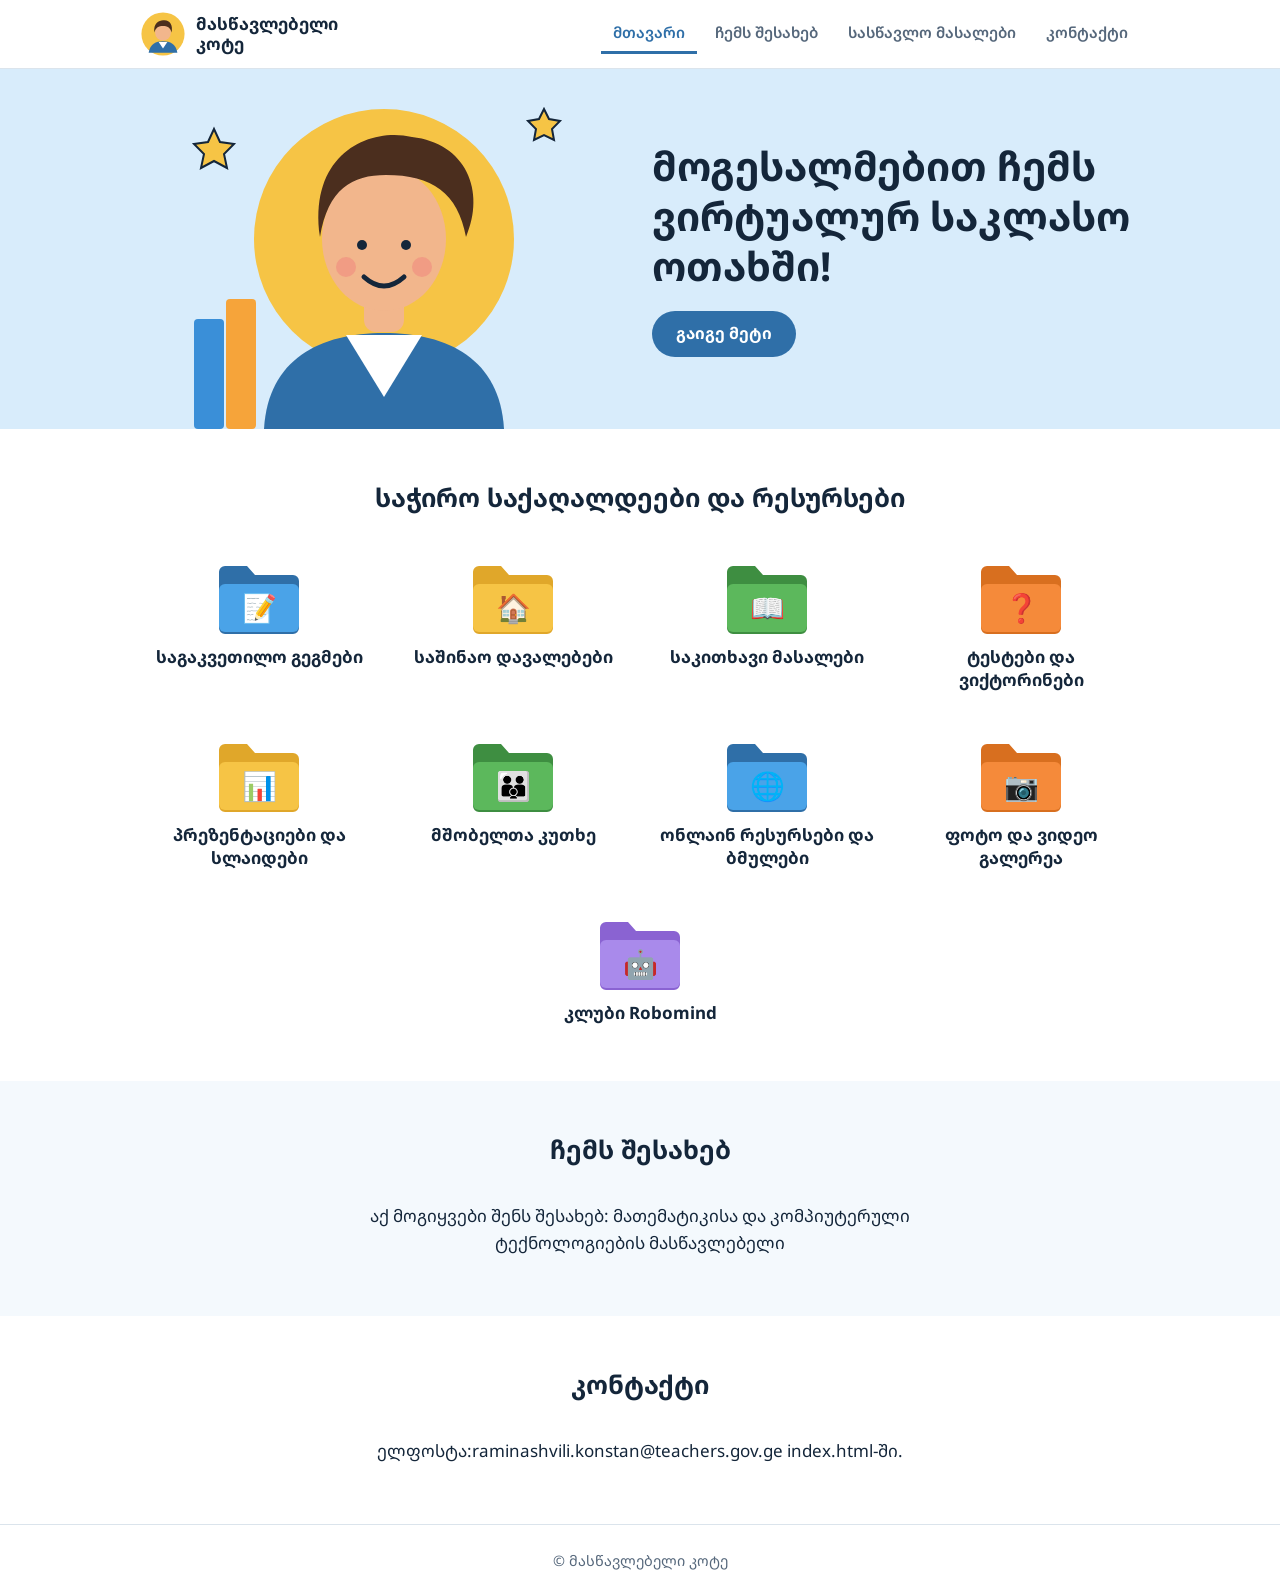
<file: index.html>
<!DOCTYPE html><html lang="ka"><head><meta charset="utf-8"><meta name="viewport" content="width=device-width, initial-scale=1"><link rel="preconnect" href="https://fonts.googleapis.com"><link href="https://fonts.googleapis.com/css2?family=Noto+Sans+Georgian:wght@400;600;700&display=swap" rel="stylesheet"><link rel="stylesheet" href="style.css"><title>მასწავლებელი კოტე</title></head><body>
<header class="top"><div class="wrap"><a class="brand" href="index.html"><svg viewBox="0 0 64 64" aria-hidden="true"><circle cx="32" cy="32" r="30" fill="#f6c445"/><path d="M12 58c2-12 10-16 20-16s18 4 20 16z" fill="#2f6fa8"/><path d="M26 43l6 9 6-9z" fill="#fff"/><circle cx="32" cy="30" r="11" fill="#f2b68c"/><path d="M20 30c-2-14 8-18 14-17 8 0 12 7 10 17-2-7-6-9-12-9s-10 2-12 9z" fill="#4b2e1e"/></svg><span>მასწავლებელი<br>კოტე</span></a><nav aria-label="მენიუ"><a href="index.html" aria-current="page">მთავარი</a><a href="index.html#about">ჩემს შესახებ</a><a href="materials.html">სასწავლო მასალები</a><a href="index.html#contact">კონტაქტი</a></nav></div></header>
<main>
<div class="hero"><div class="wrap">
<svg viewBox="0 0 420 360" role="img" aria-label="მასწავლებლის ილუსტრაცია">
<circle cx="210" cy="170" r="130" fill="#f6c445"/>
<path d="M90 360c4-70 56-96 120-96s116 26 120 96z" fill="#2f6fa8"/>
<path d="M172 266l38 62 38-62z" fill="#fff"/>
<rect x="190" y="215" width="40" height="48" rx="12" fill="#f2b68c"/>
<ellipse cx="210" cy="170" rx="62" ry="72" fill="#f2b68c"/>
<path d="M146 168c-12-84 50-110 92-100 54 6 74 54 54 100-8-44-34-62-80-62-34 0-58 14-66 62z" fill="#4b2e1e"/>
<circle cx="188" cy="176" r="5" fill="#14263a"/><circle cx="232" cy="176" r="5" fill="#14263a"/>
<path d="M190 208q20 18 40 0" stroke="#14263a" stroke-width="5" fill="none" stroke-linecap="round"/>
<circle cx="172" cy="198" r="10" fill="#f08a7e" opacity=".6"/><circle cx="248" cy="198" r="10" fill="#f08a7e" opacity=".6"/>
<g fill="#f6c445" stroke="#14263a" stroke-width="2"><path d="M40 60l6 13 14 2-10 10 3 14-13-7-13 7 3-14-10-10 14-2z"/><path d="M370 40l5 10 11 2-8 8 2 11-10-5-10 5 2-11-8-8 11-2z"/></g>
<rect x="20" y="250" width="30" height="110" rx="4" fill="#3a8fd8"/><rect x="52" y="230" width="30" height="130" rx="4" fill="#f6a43a"/>
</svg>
<div><h1>მოგესალმებით ჩემს ვირტუალურ საკლასო ოთახში!</h1><a class="btn" href="materials.html">გაიგე მეტი</a></div>
</div></div>
<section><div class="wrap"><h2 class="title">საჭირო საქაღალდეები და რესურსები</h2><ul class="folders">
<li><a href="materials.html?type=%E1%83%A1%E1%83%90%E1%83%92%E1%83%90%E1%83%99%E1%83%95%E1%83%94%E1%83%97%E1%83%98%E1%83%9A%E1%83%9D%20%E1%83%92%E1%83%94%E1%83%92%E1%83%9B%E1%83%94%E1%83%91%E1%83%98"><svg viewBox="0 0 92 80" aria-hidden="true"><path d="M6 14a6 6 0 016-6h22l8 9h38a6 6 0 016 6v47a6 6 0 01-6 6H12a6 6 0 01-6-6z" fill="#2f6fa8"/><rect x="6" y="26" width="80" height="48" rx="6" fill="#4aa3e8"/><text x="46" y="60" font-size="28" text-anchor="middle">📝</text></svg>საგაკვეთილო გეგმები</a></li>
<li><a href="materials.html?type=%E1%83%A1%E1%83%90%E1%83%A8%E1%83%98%E1%83%9C%E1%83%90%E1%83%9D%20%E1%83%93%E1%83%90%E1%83%95%E1%83%90%E1%83%9A%E1%83%94%E1%83%91%E1%83%94%E1%83%91%E1%83%98"><svg viewBox="0 0 92 80" aria-hidden="true"><path d="M6 14a6 6 0 016-6h22l8 9h38a6 6 0 016 6v47a6 6 0 01-6 6H12a6 6 0 01-6-6z" fill="#e0a72a"/><rect x="6" y="26" width="80" height="48" rx="6" fill="#f6c445"/><text x="46" y="60" font-size="28" text-anchor="middle">🏠</text></svg>საშინაო დავალებები</a></li>
<li><a href="materials.html?type=%E1%83%A1%E1%83%90%E1%83%99%E1%83%98%E1%83%97%E1%83%AE%E1%83%90%E1%83%95%E1%83%98%20%E1%83%9B%E1%83%90%E1%83%A1%E1%83%90%E1%83%9A%E1%83%94%E1%83%91%E1%83%98"><svg viewBox="0 0 92 80" aria-hidden="true"><path d="M6 14a6 6 0 016-6h22l8 9h38a6 6 0 016 6v47a6 6 0 01-6 6H12a6 6 0 01-6-6z" fill="#3e8e41"/><rect x="6" y="26" width="80" height="48" rx="6" fill="#5cb85c"/><text x="46" y="60" font-size="28" text-anchor="middle">📖</text></svg>საკითხავი მასალები</a></li>
<li><a href="materials.html?type=%E1%83%A2%E1%83%94%E1%83%A1%E1%83%A2%E1%83%94%E1%83%91%E1%83%98%20%E1%83%93%E1%83%90%20%E1%83%95%E1%83%98%E1%83%A5%E1%83%A2%E1%83%9D%E1%83%A0%E1%83%98%E1%83%9C%E1%83%94%E1%83%91%E1%83%98"><svg viewBox="0 0 92 80" aria-hidden="true"><path d="M6 14a6 6 0 016-6h22l8 9h38a6 6 0 016 6v47a6 6 0 01-6 6H12a6 6 0 01-6-6z" fill="#d86f1f"/><rect x="6" y="26" width="80" height="48" rx="6" fill="#f58a3a"/><text x="46" y="60" font-size="28" text-anchor="middle">❓</text></svg>ტესტები და ვიქტორინები</a></li>
<li><a href="materials.html?type=%E1%83%9E%E1%83%A0%E1%83%94%E1%83%96%E1%83%94%E1%83%9C%E1%83%A2%E1%83%90%E1%83%AA%E1%83%98%E1%83%94%E1%83%91%E1%83%98%20%E1%83%93%E1%83%90%20%E1%83%A1%E1%83%9A%E1%83%90%E1%83%98%E1%83%93%E1%83%94%E1%83%91%E1%83%98"><svg viewBox="0 0 92 80" aria-hidden="true"><path d="M6 14a6 6 0 016-6h22l8 9h38a6 6 0 016 6v47a6 6 0 01-6 6H12a6 6 0 01-6-6z" fill="#e0a72a"/><rect x="6" y="26" width="80" height="48" rx="6" fill="#f6c445"/><text x="46" y="60" font-size="28" text-anchor="middle">📊</text></svg>პრეზენტაციები და სლაიდები</a></li>
<li><a href="materials.html?type=%E1%83%9B%E1%83%A8%E1%83%9D%E1%83%91%E1%83%94%E1%83%9A%E1%83%97%E1%83%90%20%E1%83%99%E1%83%A3%E1%83%97%E1%83%AE%E1%83%94"><svg viewBox="0 0 92 80" aria-hidden="true"><path d="M6 14a6 6 0 016-6h22l8 9h38a6 6 0 016 6v47a6 6 0 01-6 6H12a6 6 0 01-6-6z" fill="#3e8e41"/><rect x="6" y="26" width="80" height="48" rx="6" fill="#5cb85c"/><text x="46" y="60" font-size="28" text-anchor="middle">👪</text></svg>მშობელთა კუთხე</a></li>
<li><a href="materials.html?type=%E1%83%9D%E1%83%9C%E1%83%9A%E1%83%90%E1%83%98%E1%83%9C%20%E1%83%A0%E1%83%94%E1%83%A1%E1%83%A3%E1%83%A0%E1%83%A1%E1%83%94%E1%83%91%E1%83%98%20%E1%83%93%E1%83%90%20%E1%83%91%E1%83%9B%E1%83%A3%E1%83%9A%E1%83%94%E1%83%91%E1%83%98"><svg viewBox="0 0 92 80" aria-hidden="true"><path d="M6 14a6 6 0 016-6h22l8 9h38a6 6 0 016 6v47a6 6 0 01-6 6H12a6 6 0 01-6-6z" fill="#2f6fa8"/><rect x="6" y="26" width="80" height="48" rx="6" fill="#4aa3e8"/><text x="46" y="60" font-size="28" text-anchor="middle">🌐</text></svg>ონლაინ რესურსები და ბმულები</a></li>
<li><a href="materials.html?type=%E1%83%A4%E1%83%9D%E1%83%A2%E1%83%9D%20%E1%83%93%E1%83%90%20%E1%83%95%E1%83%98%E1%83%93%E1%83%94%E1%83%9D%20%E1%83%92%E1%83%90%E1%83%9A%E1%83%94%E1%83%A0%E1%83%94%E1%83%90"><svg viewBox="0 0 92 80" aria-hidden="true"><path d="M6 14a6 6 0 016-6h22l8 9h38a6 6 0 016 6v47a6 6 0 01-6 6H12a6 6 0 01-6-6z" fill="#d86f1f"/><rect x="6" y="26" width="80" height="48" rx="6" fill="#f58a3a"/><text x="46" y="60" font-size="28" text-anchor="middle">📷</text></svg>ფოტო და ვიდეო გალერეა</a></li>
<li><a href="materials.html?type=%E1%83%99%E1%83%9A%E1%83%A3%E1%83%91%E1%83%98%20Robomind"><svg viewBox="0 0 92 80" aria-hidden="true"><path d="M6 14a6 6 0 016-6h22l8 9h38a6 6 0 016 6v47a6 6 0 01-6 6H12a6 6 0 01-6-6z" fill="#8a63d2"/><rect x="6" y="26" width="80" height="48" rx="6" fill="#a98aeb"/><text x="46" y="60" font-size="28" text-anchor="middle">🤖</text></svg>კლუბი Robomind</a></li>
</ul></div></section>
<section class="about" id="about"><div class="wrap"><h2 class="title">ჩემს შესახებ</h2>
<p>აქ მოგიყვები შენს შესახებ: მათემატიკისა და კომპიუტერული ტექნოლოგიების მასწავლებელი </p></div></section>
<section class="contact" id="contact"><div class="wrap"><h2 class="title">კონტაქტი</h2>
<p>ელფოსტა:raminashvili.konstan@teachers.gov.ge index.html-ში.</p></div></section>
</main>
<footer><div class="wrap">© მასწავლებელი კოტე</div></footer>
</body></html>
</file>
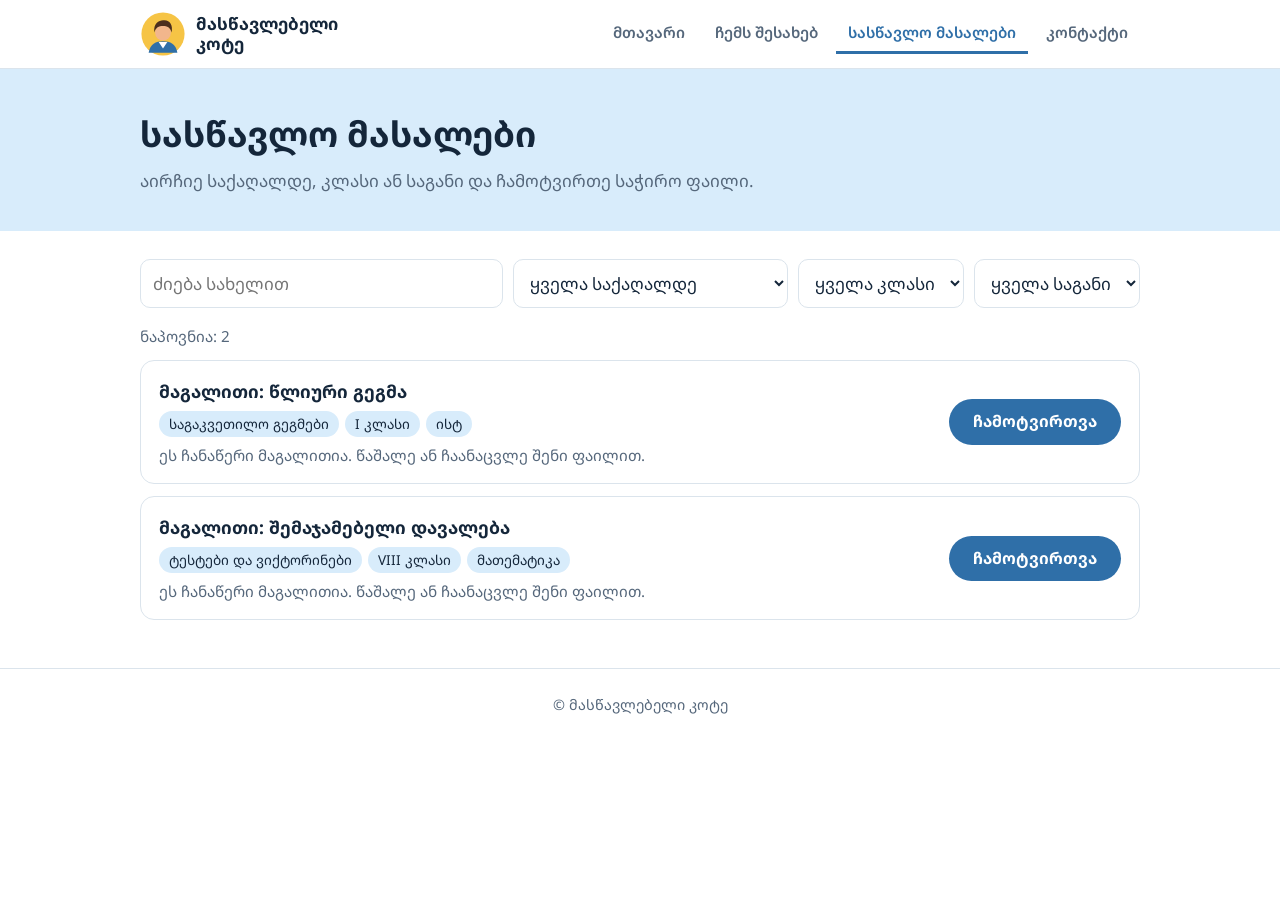
<file: materials.html>
<!DOCTYPE html><html lang="ka"><head><meta charset="utf-8"><meta name="viewport" content="width=device-width, initial-scale=1"><link rel="preconnect" href="https://fonts.googleapis.com"><link href="https://fonts.googleapis.com/css2?family=Noto+Sans+Georgian:wght@400;600;700&display=swap" rel="stylesheet"><link rel="stylesheet" href="style.css"><title>სასწავლო მასალები | მასწავლებელი კოტე</title></head><body>
<header class="top"><div class="wrap"><a class="brand" href="index.html"><svg viewBox="0 0 64 64" aria-hidden="true"><circle cx="32" cy="32" r="30" fill="#f6c445"/><path d="M12 58c2-12 10-16 20-16s18 4 20 16z" fill="#2f6fa8"/><path d="M26 43l6 9 6-9z" fill="#fff"/><circle cx="32" cy="30" r="11" fill="#f2b68c"/><path d="M20 30c-2-14 8-18 14-17 8 0 12 7 10 17-2-7-6-9-12-9s-10 2-12 9z" fill="#4b2e1e"/></svg><span>მასწავლებელი<br>კოტე</span></a><nav aria-label="მენიუ"><a href="index.html">მთავარი</a><a href="index.html#about">ჩემს შესახებ</a><a href="materials.html" aria-current="page">სასწავლო მასალები</a><a href="index.html#contact">კონტაქტი</a></nav></div></header>
<main>
<div class="page-head"><div class="wrap"><h1>სასწავლო მასალები</h1><p>აირჩიე საქაღალდე, კლასი ან საგანი და ჩამოტვირთე საჭირო ფაილი.</p></div></div>
<div class="wrap">
<div class="filters">
<input id="q" type="search" placeholder="ძიება სახელით" aria-label="ძიება">
<select id="type" aria-label="საქაღალდე"></select>
<select id="grade" aria-label="კლასი"></select>
<select id="subject" aria-label="საგანი"></select>
</div>
<p class="count" id="count"></p>
<ul class="list" id="list"></ul>
</div>
</main>
<footer><div class="wrap">© მასწავლებელი კოტე</div></footer>
<script src="materials.js"></script>
<script>
const $ = id => document.getElementById(id);
const order = ["I","II","III","IV","V","VI","VII","VIII","IX","X","XI","XII"];
const esc = s => String(s ?? "").replace(/[&<>"]/g, c => ({"&":"&amp;","<":"&lt;",">":"&gt;",'"':"&quot;"}[c]));
function fill(sel, key, label){
  const vals = [...new Set(MATERIALS.map(m => m[key]).filter(Boolean))];
  key === "grade" ? vals.sort((a,b) => order.indexOf(a) - order.indexOf(b)) : vals.sort((a,b) => a.localeCompare(b,"ka"));
  sel.innerHTML = '<option value="">' + label + '</option>' + vals.map(v => '<option>' + esc(v) + '</option>').join("");
}
function render(){
  const q = $("q").value.trim().toLowerCase();
  const items = MATERIALS.filter(m =>
    (!$("grade").value || m.grade === $("grade").value) &&
    (!$("subject").value || m.subject === $("subject").value) &&
    (!$("type").value || m.type === $("type").value) &&
    (!q || (m.title + " " + (m.description||"")).toLowerCase().includes(q)));
  $("count").textContent = "ნაპოვნია: " + items.length;
  $("list").innerHTML = items.length ? items.map(m => `
    <li><div class="info"><h2>${esc(m.title)}</h2><div class="tags">
      ${m.type ? `<span class="tag">${esc(m.type)}</span>` : ""}
      ${m.grade ? `<span class="tag">${esc(m.grade)} კლასი</span>` : ""}
      ${m.subject ? `<span class="tag">${esc(m.subject)}</span>` : ""}</div>
      ${m.description ? `<p class="desc">${esc(m.description)}</p>` : ""}</div>
      <a class="btn" href="${esc(m.file)}" ${/^https?:/.test(m.file) ? 'target="_blank" rel="noopener"' : "download"}>${/^https?:/.test(m.file) ? "გახსნა" : "ჩამოტვირთვა"}</a></li>`).join("")
    : '<li class="empty">ამ პირობებით მასალა ვერ მოიძებნა.</li>';
}
fill($("type"),"type","ყველა საქაღალდე");
fill($("grade"),"grade","ყველა კლასი");
fill($("subject"),"subject","ყველა საგანი");
const t = new URLSearchParams(location.search).get("type");
if (t) { if (![...$("type").options].some(o => o.value === t)) $("type").add(new Option(t, t)); $("type").value = t; }
["q","grade","subject","type"].forEach(id => $(id).addEventListener("input", render));
render();
</script>
</body></html>
</file>
<file: style.css>
:root{--blue:#2f6fa8;--blue-dark:#1d4f7e;--sky:#d8ecfb;--ink:#14263a;--muted:#55677b;--line:#dbe4ec;--paper:#fff;--sun:#f6c445}
*{box-sizing:border-box}
html{scroll-behavior:smooth}
body{margin:0;background:var(--paper);color:var(--ink);font:17px/1.6 "Noto Sans Georgian",system-ui,sans-serif}
a{color:inherit}
a:focus-visible,input:focus-visible,select:focus-visible,button:focus-visible{outline:3px solid var(--blue);outline-offset:2px}
.wrap{max-width:1040px;margin:0 auto;padding:0 20px}
/* header */
.top{background:var(--paper);border-bottom:1px solid var(--line);position:sticky;top:0;z-index:5}
.top .wrap{display:flex;align-items:center;gap:20px;min-height:68px;flex-wrap:wrap}
.brand{display:flex;align-items:center;gap:10px;text-decoration:none;font-weight:700;line-height:1.2}
.brand svg{width:46px;height:46px;flex:none}
nav{display:flex;gap:6px;flex-wrap:wrap;margin-left:auto}
nav a{text-decoration:none;font-size:.95rem;font-weight:600;padding:6px 12px;border-bottom:3px solid transparent;color:var(--muted)}
nav a:hover,nav a[aria-current]{color:var(--blue);border-bottom-color:var(--blue)}
/* hero */
.hero{background:var(--sky);overflow:hidden}
.hero .wrap{display:grid;grid-template-columns:minmax(0,1fr) minmax(0,1fr);align-items:center;gap:24px;min-height:360px}
.hero svg{width:100%;max-width:420px;height:auto;justify-self:center;display:block}
.hero h1{font-size:clamp(1.7rem,4vw,2.5rem);line-height:1.25;margin:0 0 20px}
.btn{display:inline-block;background:var(--blue);color:#fff;text-decoration:none;font-weight:700;border-radius:999px;padding:10px 24px;border:0;font-family:inherit;font-size:1rem;cursor:pointer}
.btn:hover{background:var(--blue-dark)}
/* folders */
section{padding:48px 0}
h2.title{text-align:center;font-size:1.6rem;margin:0 0 32px}
.folders{display:flex;flex-wrap:wrap;justify-content:center;gap:28px 16px;list-style:none;margin:0;padding:0}
.folders li{flex:0 0 calc(25% - 12px)}
.folders a{display:flex;flex-direction:column;align-items:center;text-align:center;text-decoration:none;font-weight:700;line-height:1.35;gap:8px;padding:8px;border-radius:12px}
.folders a:hover{background:var(--sky)}
.folders svg{width:92px;height:80px}
.about{background:#f4f9fd}
.about p,.contact p{max-width:62ch;margin:0 auto 12px;text-align:center}
footer{border-top:1px solid var(--line);padding:24px 0;text-align:center;color:var(--muted);font-size:.9rem}
/* library page */
.page-head{background:var(--sky);padding:36px 0}
.page-head h1{margin:0 0 6px;font-size:clamp(1.6rem,4vw,2.2rem)}
.page-head p{margin:0;color:var(--muted)}
.filters{display:flex;flex-wrap:wrap;gap:10px;margin:28px 0 16px}
.filters input,.filters select{font:inherit;color:var(--ink);background:#fff;border:1px solid var(--line);border-radius:10px;padding:10px 12px;min-width:0}
.filters input{flex:1 1 220px}
.count{color:var(--muted);margin:0 0 12px;font-size:.95rem}
.list{list-style:none;margin:0 0 48px;padding:0;display:grid;gap:12px}
.list li{border:1px solid var(--line);border-radius:14px;padding:16px 18px;display:flex;gap:16px;align-items:center;justify-content:space-between;flex-wrap:wrap}
.info{flex:1 1 320px}
.list h2{font-size:1.1rem;margin:0 0 6px}
.tags{display:flex;gap:6px;flex-wrap:wrap}
.tag{background:var(--sky);border-radius:999px;padding:2px 10px;font-size:.85rem}
.desc{margin:6px 0 0;color:var(--muted);font-size:.95rem}
.empty{color:var(--muted);padding:24px 0}
@media (max-width:760px){
 .hero .wrap{grid-template-columns:1fr;padding-top:24px;padding-bottom:24px;text-align:center}
 .hero svg{order:-1;max-width:260px}
 .folders li{flex-basis:calc(50% - 8px)}
 nav{margin-left:0}
}
</file>
